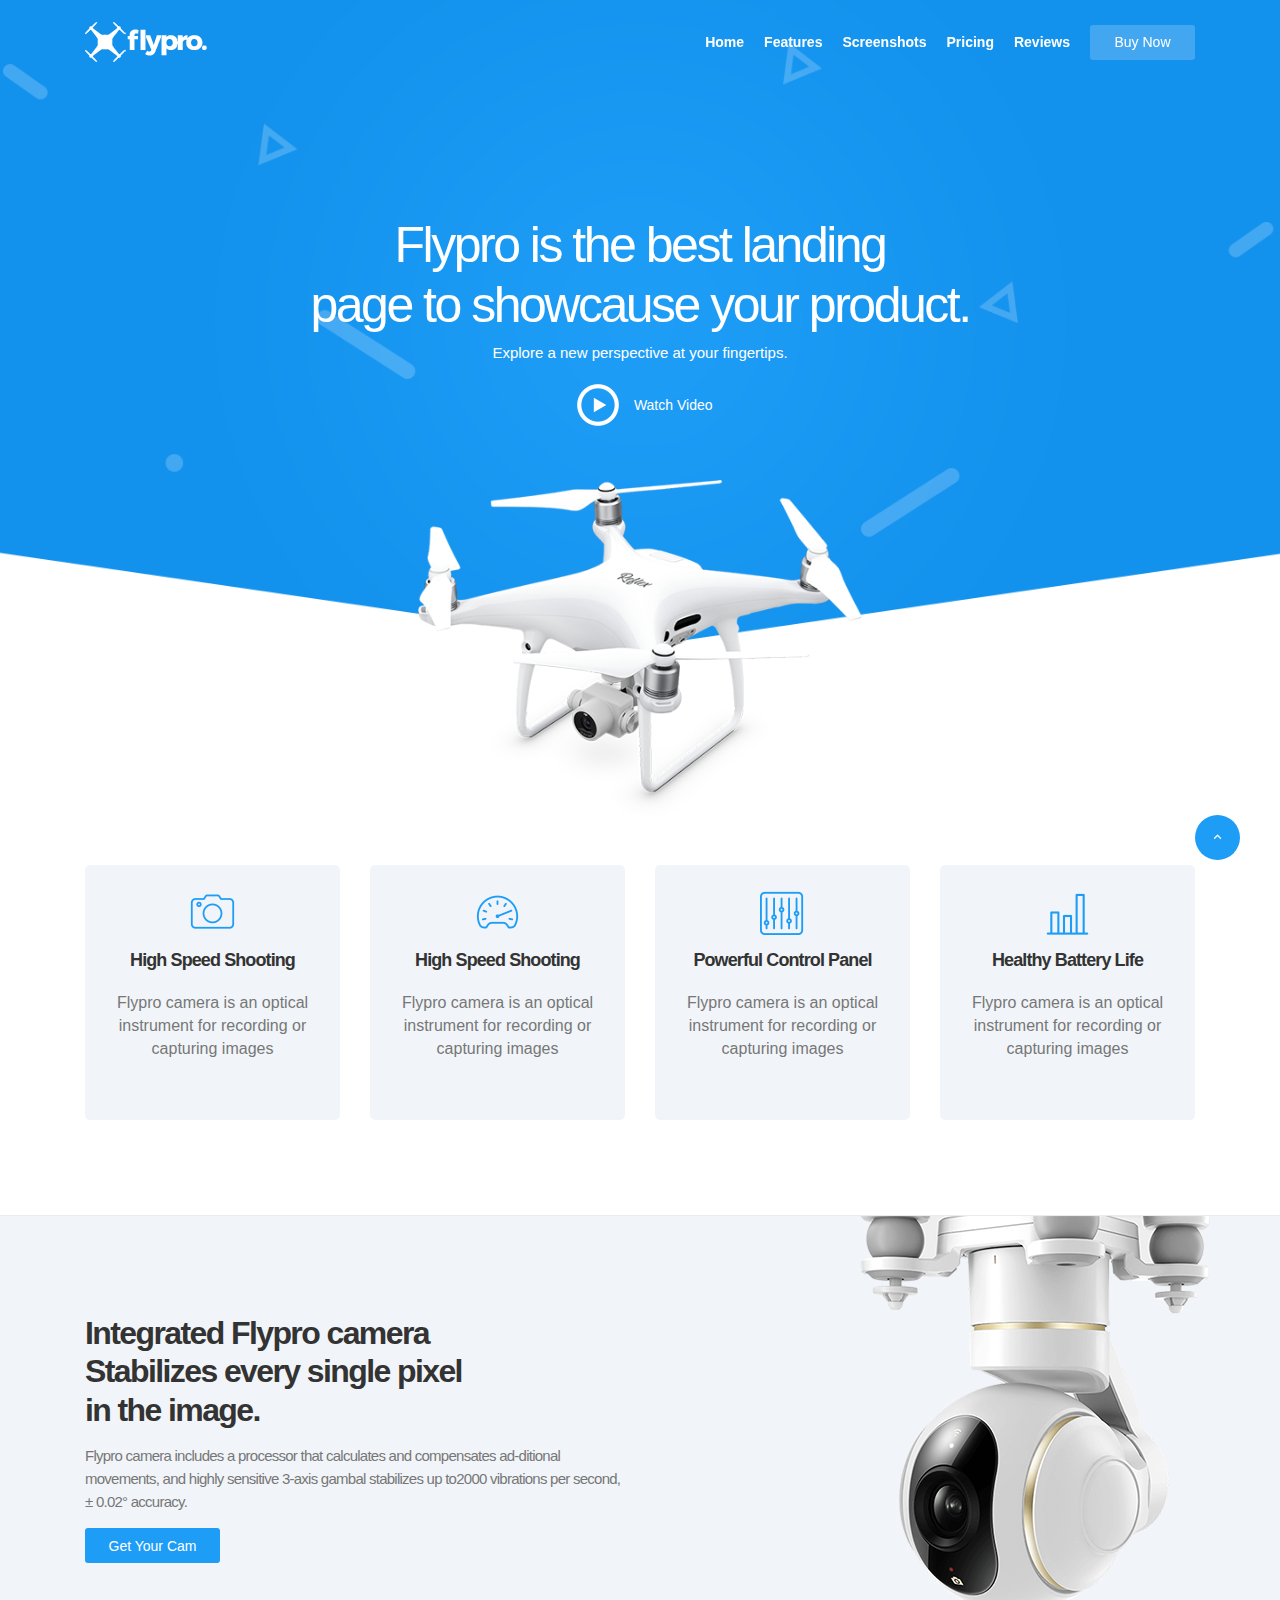
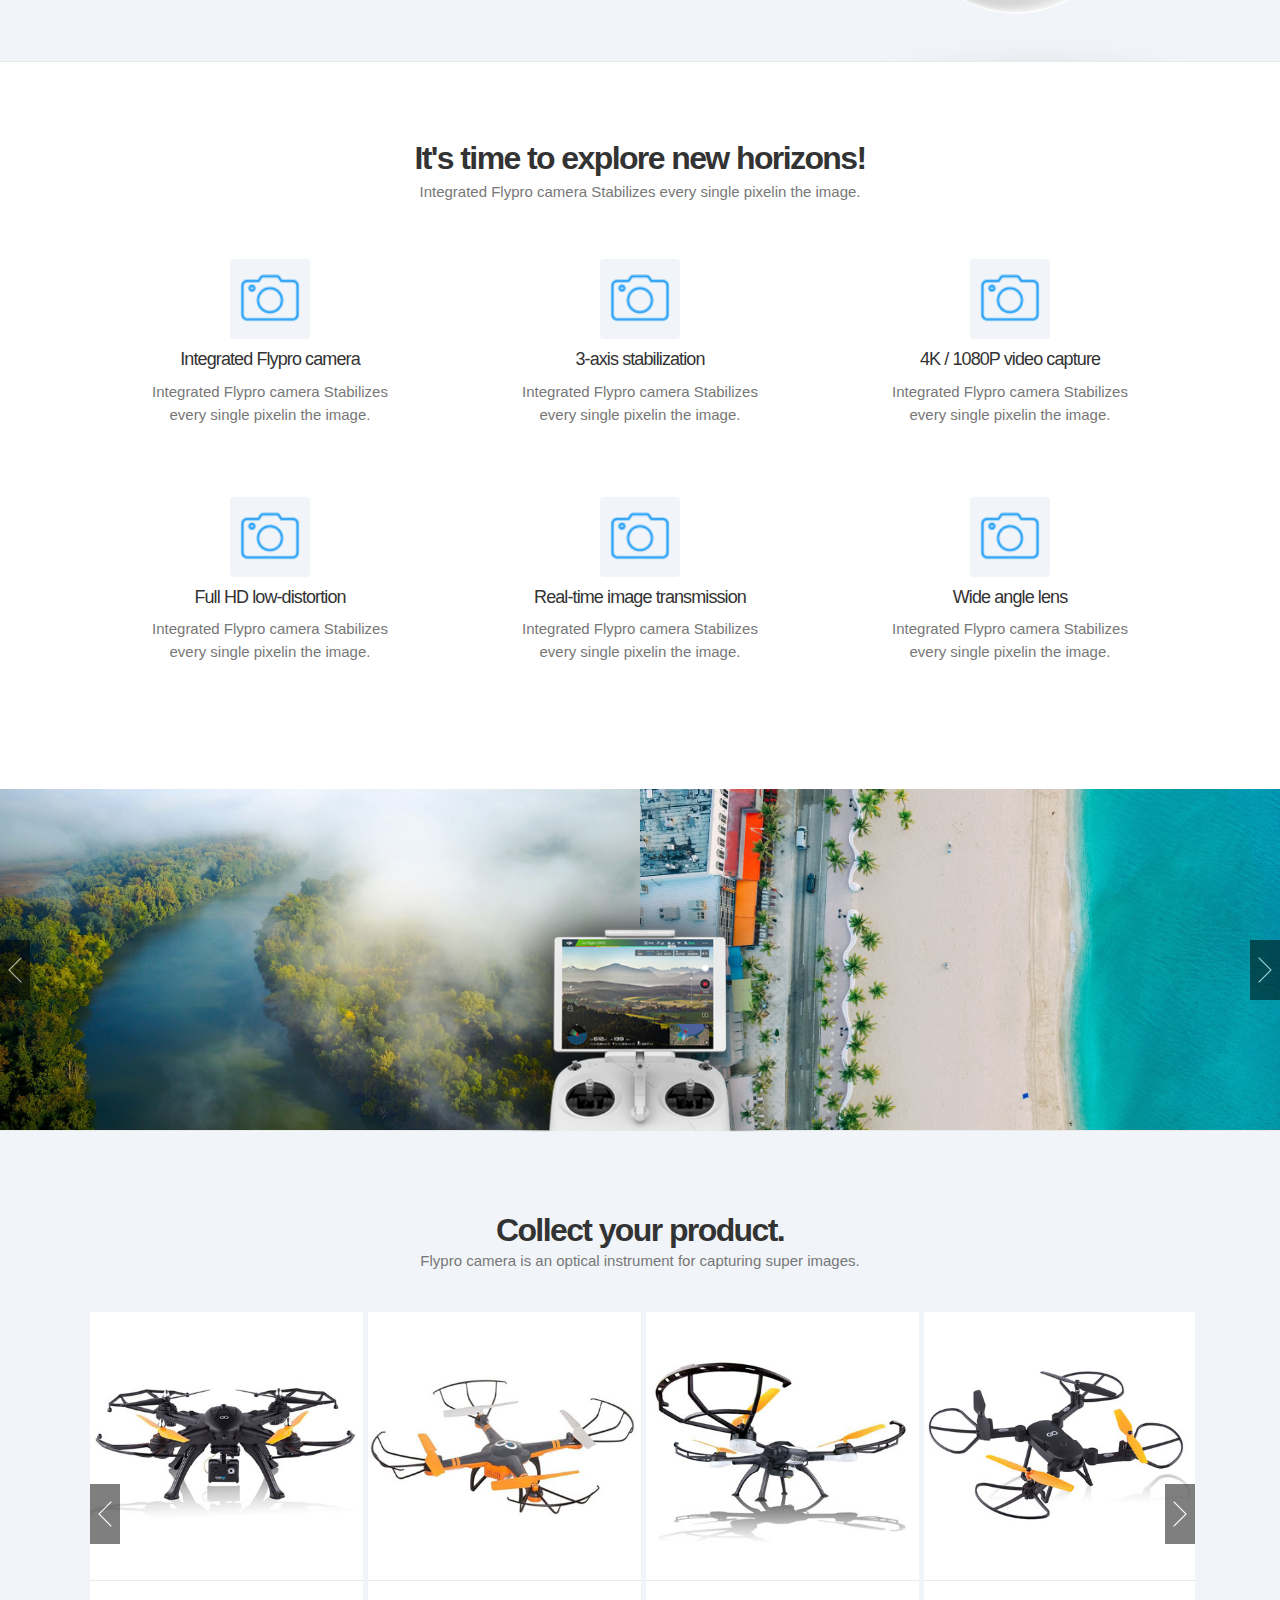
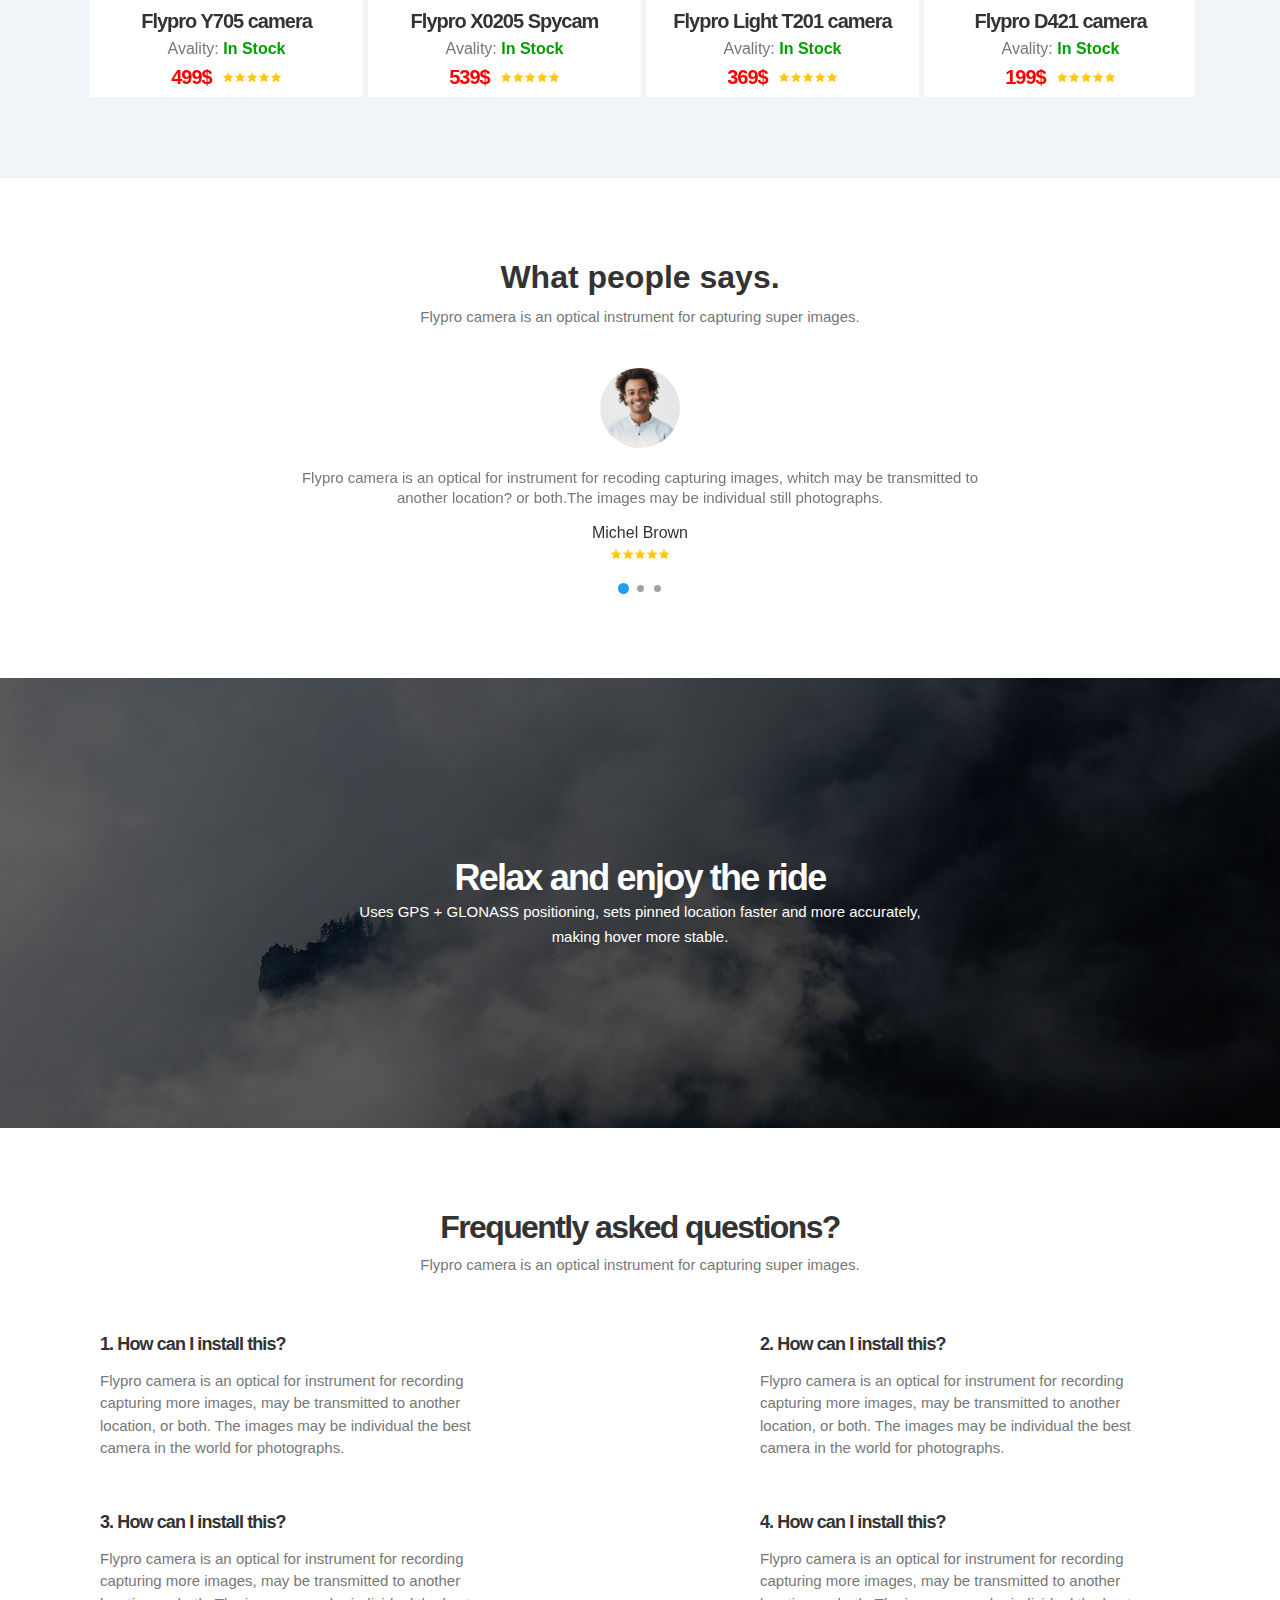
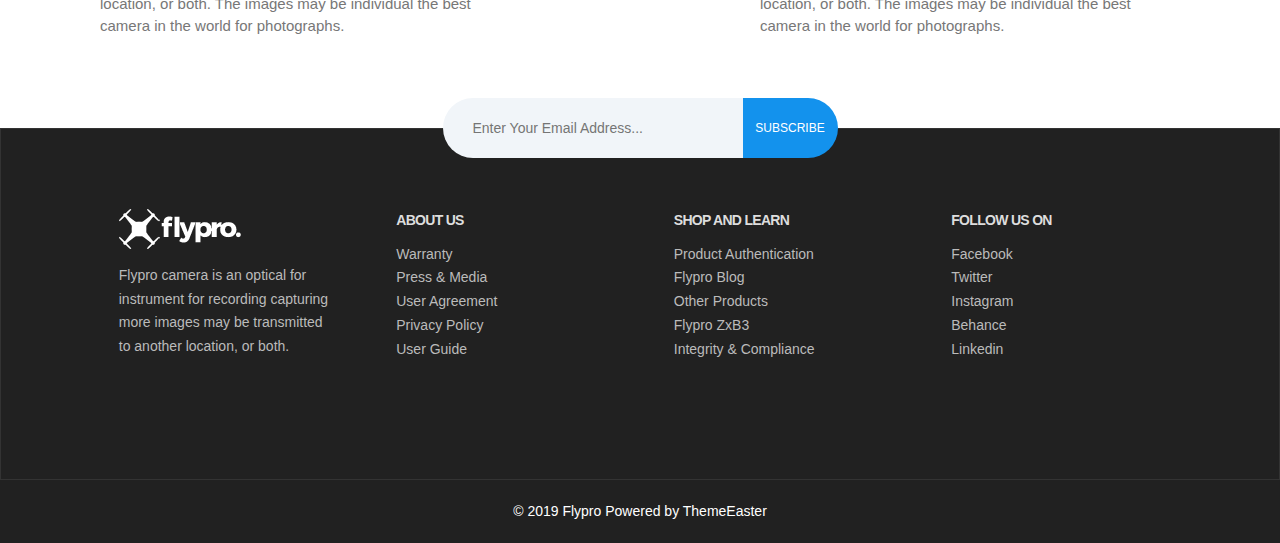
<file: html/index.html>
<!DOCTYPE html>
<html lang="en">
<head>
    <meta charset="UTF-8">
    <meta name="viewport" content="width=device-width, initial-scale=1.0">
    <title>petFlypro</title>
    <link rel="stylesheet" href="../css/style.css" /></link>
    <script src="https://code.jquery.com/jquery-3.7.1.min.js"></script>
    <script src="../js/slick.min.js"></script>
    <script src="../js/main.js"></script>
</head>
<body>
    <header id="header-true">
        <div class="conteiner">
            <div class="header" id="header-tru">
                <div class="logo">
                    <a href="#first-view"><img src="../img/logo.png" alt="Лого"></a>
                </div>
                
                <div class="menu">
                    <div class="menu-icon" id="open"><span></span></div>
                    <div class="menu-item" id="overplay">
                        <a href="#first-view">Home</a>
                        <a href="#specification">Features</a>
                        <a href="#gallery">Screenshots</a>
                        <a href="#dron-sell">Pricing</a>
                        <a href="#opinion">Reviews</a>
                    </div>
                    <a href="#dron-sell"><button> Buy Now</button></a>
                </div>

            </div> 
        </div>   
    </header>
    <!-- хедер что появляется после когда скролишь в низ -->

    <a href="#first-view">
        <div class="scroll" id="scroll-to-top">
            <div>
                <img src="../img/arrow-top.png" alt="Вверх">
            </div>
        </div>
    </a>
    <!-- то что в самом верху,  -->

    <div class="first-view" id="first-view">
        <div class="conteiner">
            <div class="first-view-block">
                <h2>Flypro is the best landing <br/> page to showcause your product.</h2>
                <h3>Explore a new perspective at your fingertips.</h3>
                <a href="https://www.youtube.com/watch?v=lBJyaIR1mlw">
                    <div class="play-button">
                        <img src="../img/play-button.png" alt="Кнопка плей">
                    </div> 
                    Watch Video
                </a>
            </div>
        </div>
    </div>
    <!-- картинка что встречает при входе, и текст поверх её -->

    <div class="conteiner">
        <div class="first-dron" >
            <img src="../img/first-dron.png" alt="Дрон">
        </div>
    </div>
    <!-- картинка дрона -->

    <div class="advantages" id="advantages">
        <div class="advantages-block">
            <img src="../img/camera.png" alt="Спидометр">
            <h2>High Speed Shooting</h2>
            <h3>Flypro camera is an optical instrument for recording or capturing images</h3>
        </div>
        <div class="advantages-block">
            <img src="../img/speedometer.png" alt="Спидометр">
            <h2>High Speed Shooting</h2>
            <h3>Flypro camera is an optical instrument for recording or capturing images</h3>
        </div>
        <div class="advantages-block">
            <img src="../img//levels.png" alt="Уровни">
            <h2>Powerful Control Panel</h2>
            <h3>Flypro camera is an optical instrument for recording or capturing images</h3>
        </div>
        <div class="advantages-block">
            <img src="../img/diagram.png" alt="Диаграмма">
            <h2>Healthy Battery Life</h2>
            <h3>Flypro camera is an optical instrument for recording or capturing images</h3>
        </div>
    </div>
    <!-- 4 блока с преимуществами -->

    <div class="picture-camera" id="picture-camera">
        <div class="picture-camera-dron">
            <div class="for-text">
                <h2>Integrated Flypro camera <br> Stabilizes every single pixel <br> in the image.</h2>
                <h3>Flypro camera includes a processor that calculates and compensates ad-ditional movements, and highly sensitive 3-axis gambal stabilizes up to2000 vibrations per second, ± 0.02° accuracy.</h3>
                <a href="#dron-sell"><button>Get Your Cam</button></a>
            </div>
            <img src="../img/dron-camera.png" alt="Камера">
        </div>
    </div>
    <!-- камера дрона -->
    
    <div class="conteiner" id="specification">
        <div class="text-block">
            <h2>It's time to explore new horizons!</h2>
            <h3>Integrated Flypro camera Stabilizes every single pixelin the image.</h3>
        </div>
        <div class="specification">
            <div class="option">
                <div class="specification-img">
                    <img src="../img/camera.png" alt="камера">
                </div>
                <h2>Integrated Flypro camera</h2>
                <h3>Integrated Flypro camera Stabilizes every single pixelin the image.</h3>
            </div>
            <div class="option">
                <div class="specification-img">
                    <img src="../img/camera.png" alt="камера">
                </div>
                <h2>3-axis stabilization</h2>
                <h3>Integrated Flypro camera Stabilizes every single pixelin the image.</h3>
            </div>
            <div class="option">
                <div class="specification-img">
                    <img src="../img/camera.png" alt="камера">
                </div>
                <h2>4K / 1080P video capture</h2>
                <h3>Integrated Flypro camera Stabilizes every single pixelin the image.</h3>
            </div>
            <div class="option">
                <div class="specification-img">
                    <img src="../img/camera.png" alt="камера">
                </div>
                <h2>Full HD low-distortion</h2>
                <h3>Integrated Flypro camera Stabilizes every single pixelin the image.</h3>
            </div>
            <div class="option">
                <div class="specification-img">
                    <img src="../img/camera.png" alt="камера">
                </div>
                <h2>Real-time image transmission</h2>
                <h3>Integrated Flypro camera Stabilizes every single pixelin the image.</h3>
            </div>
            <div class="option">
                <div class="specification-img">
                    <img src="../img/camera.png" alt="камера">
                </div>
                <h2>Wide angle lens</h2>
                <h3>Integrated Flypro camera Stabilizes every single pixelin the image.</h3>
            </div>
        </div>
    </div>
    <!-- перечисление возможностей -->

    <div class="slider-gallery" id="gallery">
        <div class="slider-item-gallery">
            <img src="../img/gallery-1.jpg" alt="">
        </div>
        <div class="slider-item-gallery">
            <img src="../img/gallery-2.jpg" alt="">
        </div>
        <div class="slider-item-gallery">
            <img src="../img/gallery-3.jpg" alt="">
        </div>
        <div class="slider-item-gallery">
            <img src="../img/gallery-4.jpg" alt="">
        </div>
        <div class="slider-item-gallery">
            <img src="../img/gallery-5.jpg" alt="">
        </div>
    </div>
    <!-- слайдер с фотками сделаными с дрона -->
    
    <div class="joystick">
        <img src="../img/joystick.png" alt="Джойстик">
    </div>
    <!-- Картинка джойстика на переднем плане слайдера -->

    <div class="dron-sell" id="dron-sell">
        <div class="conteiner">
            <div class="dron-sell-text">
                <h2>Collect your product.</h2>
                <h3>Flypro camera is an optical instrument for capturing super images.</h3>
            </div>
            <div class="slider-dron-sell">
                <div class="slider-item-dron-sell">
                    <div class="slider-item-dron-sell-img">
                        <img src="../img/pro-1.jpg" alt="">
                        <button class="button">Add to Cart</button>
                    </div>
                    <div class="slider-item-dron-sell-block">
                        <a href="#first-view"><h2>Flypro Y705 camera</h2></a>
                        <h3> Avality: <span>In Stock</span></h3>
                        <div class="block">
                            <h2>499$</h2>
                            <div class="star">
                                <img src="../img/star.png" alt="Звезда">
                                <img src="../img/star.png" alt="Звезда">
                                <img src="../img/star.png" alt="Звезда">
                                <img src="../img/star.png" alt="Звезда">
                                <img src="../img/star.png" alt="Звезда">
                            </div>
                        </div>
                    </div>
                </div>
                <div class="slider-item-dron-sell">
                    <div class="slider-item-dron-sell-img">
                        <img src="../img/pro-2.jpg" alt="">
                        <button class="button">Add to Cart</button>
                    </div>
                    <div class="slider-item-dron-sell-block">
                        <a href="#first-view"><h2>Flypro X0205 Spycam</h2></a>
                        <h3> Avality: <span>In Stock</span></h3>
                        <div class="block">
                            <h2>539$</h2>
                            <div class="star">
                                <img src="../img/star.png" alt="Звезда">
                                <img src="../img/star.png" alt="Звезда">
                                <img src="../img/star.png" alt="Звезда">
                                <img src="../img/star.png" alt="Звезда">
                                <img src="../img/star.png" alt="Звезда">
                            </div>
                        </div>
                    </div>
                </div>
                <div class="slider-item-dron-sell">
                    <div class="slider-item-dron-sell-img">
                        <img src="../img/pro-3.jpg" alt="">
                        <button class="button">Add to Cart</button>
                    </div>
                    <div class="slider-item-dron-sell-block">
                        <a href="#first-view"><h2>Flypro Light T201 camera</h2></a>
                        <h3> Avality: <span>In Stock</span></h3>
                        <div class="block">
                            <h2>369$</h2>
                            <div class="star">
                                <img src="../img/star.png" alt="Звезда">
                                <img src="../img/star.png" alt="Звезда">
                                <img src="../img/star.png" alt="Звезда">
                                <img src="../img/star.png" alt="Звезда">
                                <img src="../img/star.png" alt="Звезда">
                            </div>
                        </div>
                    </div>
                </div>
                <div class="slider-item-dron-sell">
                    <div class="slider-item-dron-sell-img">
                        <img src="../img/pro-4.jpg" alt="">
                        <button class="button">Add to Cart</button>
                    </div>
                    <div class="slider-item-dron-sell-block">
                        <a href="#first-view"><h2>Flypro D421 camera</h2></a>
                        <h3> Avality: <span>In Stock</span></h3>
                        <div class="block">
                            <h2>199$</h2>
                            <div class="star">
                                <img src="../img/star.png" alt="Звезда">
                                <img src="../img/star.png" alt="Звезда">
                                <img src="../img/star.png" alt="Звезда">
                                <img src="../img/star.png" alt="Звезда">
                                <img src="../img/star.png" alt="Звезда">
                            </div>
                        </div>
                    </div>
                </div>
                <div class="slider-item-dron-sell">
                    <div class="slider-item-dron-sell-img">
                        <img src="../img/pro-5.jpg" alt="">
                        <button class="button">Add to Cart</button>
                    </div>
                    <div class="slider-item-dron-sell-block">
                        <a href="#first-view"><h2>Flypro W820 camera</h2></a>
                        <h3> Avality: <span>In Stock</span></h3>
                        <div class="block">
                            <h2>539$</h2>
                            <div class="star">
                                <img src="../img/star.png" alt="Звезда">
                                <img src="../img/star.png" alt="Звезда">
                                <img src="../img/star.png" alt="Звезда">
                                <img src="../img/star.png" alt="Звезда">
                                <img src="../img/star.png" alt="Звезда">
                            </div>
                        </div>
                    </div>
                </div>
            </div>
        </div>
    </div>
    <!-- слайдер с моделями что можно купить -->

    <div class="opinion" id="opinion">
        <div class="conteiner">
            <div class="opinion-text">
                <h2>What people says.</h2>
                <h3>Flypro camera is an optical instrument for capturing super images.</h3>
            </div>
            <div class="slider-opinion">
                <div class="slider-item-opinion">
                    <div class="slider-item-opinion-block">
                        <img src="../img/testi-1.jpg" alt="Фото">
                        <h3>
                            Flypro camera is an optical for instrument for recoding capturing images, whitch may be transmitted to another location? or both.The images may be individual still photographs.
                        </h3>
                        <h2>
                            Michel Brown
                        </h2>
                        <div class="star">
                            <img src="../img/star.png" alt="Звезда">
                            <img src="../img/star.png" alt="Звезда">
                            <img src="../img/star.png" alt="Звезда">
                            <img src="../img/star.png" alt="Звезда">
                            <img src="../img/star.png" alt="Звезда">
                        </div>
                    </div>
                </div>
                <div class="slider-item-opinion">
                    <div class="slider-item-opinion-block">
                        <img src="../img/testi-2.jpg" alt="Фото">
                        <h3>
                            Flypro camera is an optical for instrument for recoding capturing images, whitch may be transmitted to another location? or both/ The images may be individual still photographs/
                        </h3>
                        <h2>
                            Verra Pamela
                        </h2>
                        <div class="star">
                            <img src="../img/star.png" alt="Звезда">
                            <img src="../img/star.png" alt="Звезда">
                            <img src="../img/star.png" alt="Звезда">
                            <img src="../img/star.png" alt="Звезда">
                            <img src="../img/star.png" alt="Звезда">
                        </div>
                    </div>
                </div>
                <div class="slider-item-opinion">
                    <div class="slider-item-opinion-block">
                        <img src="../img/testi-3.jpg" alt="Фото">
                        <h3>
                            Flypro camera is an optical for instrument for recoding capturing images, whitch may be transmitted to another location? or both/ The images may be individual still photographs/
                        </h3>
                        <h2>
                            Angelina Rose
                        </h2>
                        <div class="star">
                            <img src="../img/star.png" alt="Звезда">
                            <img src="../img/star.png" alt="Звезда">
                            <img src="../img/star.png" alt="Звезда">
                            <img src="../img/star.png" alt="Звезда">
                            <img src="../img/star.png" alt="Звезда">
                        </div>
                    </div>
                </div>
            </div>
        </div>
    </div>
    <!-- слайдер с отзывами -->

    <div class="relax" id="relax">
        <div class="conteiner">
            <h2>Relax and enjoy the ride</h2>
            <h3>Uses GPS + GLONASS positioning, sets pinned location faster and more accurately,
                <br>making hover more stable.</h3>
        </div>
    </div>
    <!-- слок о предложении присоедениться -->

    <div class="conteiner" id="question">
        <div class="question">
            <div class="question-text">
                <h2>Frequently asked questions?</h2>
                <h3>Flypro camera is an optical instrument for capturing super images.</h3>
            </div>
            <div class="question-main">
                <div class="question-block">
                    <h2>1. How can I install this?</h2>
                    <h3>Flypro camera is an optical for instrument for recording capturing more images, may be transmitted to another location, or both. The images may be individual the best camera in the world for photographs.</h3>
                </div>
                <div class="question-block">
                    <h2>2. How can I install this?</h2>
                    <h3>Flypro camera is an optical for instrument for recording capturing more images, may be transmitted to another location, or both. The images may be individual the best camera in the world for photographs.</h3>
                </div>
                <div class="question-block">
                    <h2>3. How can I install this?</h2>
                    <h3>Flypro camera is an optical for instrument for recording capturing more images, may be transmitted to another location, or both. The images may be individual the best camera in the world for photographs.</h3>
                </div>
                <div class="question-block">
                    <h2>4. How can I install this?</h2>
                    <h3>Flypro camera is an optical for instrument for recording capturing more images, may be transmitted to another location, or both. The images may be individual the best camera in the world for photographs.</h3>
                </div>
            </div>
        </div>
    </div>
    <!-- вопросы -->

    <div class="form" id="form">
        <div class="for-form">
            <input type="text" name="Email" placeholder="Enter Your Email Address..." >
            <a href="#first-view"><button>SUBSCRIBE</button></a>
        </div>
    </div>
    <!-- форма ввода эмейла -->

    <div class="pred-footer-color" id="footer">
        <div class="conteiner">
            <div class="pred-footer">
                <div class="pred-footer-block">
                    <div class="for-img">
                        <img src="../img/logo.png" alt="Лого">
                    </div>
                    <h3>Flypro camera is an optical for instrument for recording capturing more images may be transmitted to another location, or both.</h3>
                </div>
                <div class="pred-footer-block">
                    <h2>ABOUT US</h2>
                    <a href="#first-view"><h3>Warranty</h3></a>
                    <a href="#first-view"><h3>Press & Media</h3></a>
                    <a href="#first-view"><h3>User Agreement</h3></a>
                    <a href="#first-view"><h3>Privacy Policy</h3></a>
                    <a href="#first-view"><h3>User Guide</h3></a>
                </div>
                <div class="pred-footer-block">
                    <h2>SHOP AND LEARN</h2>
                    <a href="#first-view"><h3>Product Authentication</h3></a>
                    <a href="#first-view"><h3>Flypro Blog</h3></a>
                    <a href="#first-view"><h3>Other Products</h3></a>
                    <a href="#first-view"><h3>Flypro ZxB3</h3></a>
                    <a href="#first-view"><h3>Integrity & Compliance</h3></a>
                </div>
                <div class="pred-footer-block">
                    <h2>FOLLOW US ON</h2>
                    <a href="#first-view"><h3>Facebook</h3></a>
                    <a href="#first-view"><h3>Twitter</h3></a>
                    <a href="#first-view"><h3>Instagram</h3></a>
                    <a href="#first-view"><h3>Behance</h3></a>
                    <a href="#first-view"><h3>Linkedin</h3></a>
                </div>
            </div>
        </div>
    </div>
    <!-- часть футера -->

    <footer>
        © 2019 Flypro Powered by ThemeEaster
    </footer>
    <!-- футер -->


    <script src="https://code.jquery.com/jquery-3.7.1.min.js"></script>
    <script src="../js/slick.min.js"></script>
    <script src="../js/main.js"></script>
</body>
</html>
</file>
<file: css/style.css>
*{
    padding: 0;
    margin: 0;
    border: 0;
}
/*обнуление всех отступов и границ*/

*,*:before,*:after{
    -moz-box-sizing:border-box;
    -webkit-box-sizing: border-box;
    box-sizing: border-box;
}
/*меняет подсчет ширины блока для удобности */


:focus,:active{outline: none;}
a:focus,:active{outline: none;}
/*уераем линии обводки у некоторых браузерах */

nav, footer,header, aside{display: block;}
/* просто делаем теги блочными */

html,body{
    height: 100%;
    width: 100%;
    font-size: 100%;
    line-height: 1;
    font-size: 14px;
    -ms-text-size-adjust: 100%;
    -moz-text-size-adjust: 100%;
    -webkit-text-size-adjust: 100%;
}
/* уравниваем поведение шрифтов для разных браузеров */

input,button,textarea,h2,h3{font-family: 'Open Sans', sans-serif;}
/* просто чтобы везде был один шрифт */

input::-ms-clear{display: none;}
button{cursor: pointer;}
button::-moz-focus-inner{padding: o;border: 0;}
a, a:visited{text-decoration: none;}
a:hover{text-decoration: none;}
ul li{list-style: none;}
img{vertical-align: top;}
/* убираем особенности в разных браузерах */

h1,h2,h3,h4,h5,h6{font-size: inherit;font-weight: 400;}
/* обнуляем зоголовки */

h2{
    color: #333333;
}
h2{
    color: #777777;
}



@media (max-width: 930px){
    .picture-camera img{
        opacity:0;
    }
}
/* исчезновение камеры при малой ширине для адаптивности */

.conteiner{
    max-width: 1140px;
    width: 100%;
    padding-left: 15px;
    padding-right: 15px;
    margin: 0px auto;
} 
/* контейнер ограничивающив ширину */





header{
    position: fixed;
    width: 100%;
    z-index: 11;
}
/* Чисто хедер и его позиционирование */
.header{
    display: flex;
    justify-content: space-between;
    align-items: center;
    height: 84px;
}
/* разбиение хедера на блок логотипа и меню */
.menu{
    display: flex;
}
.menu-item{
    display: flex;
}
/* чисто чтобы меню было в строку */
.menu-item > a{
    font-size: 14px;
    color: white;
    font-weight: 600;
    font-family: sans-serif;
    margin-right: 20px;
    display: flex;
    align-items: center;
}
/* оформление меню и позиционирование элементов меню */
.menu button{
    background-color: #ffffff33;
    font-size: 14px;
    color: white;
    font-weight: 400;
    font-family: sans-serif;
    height: 35px;
    width: 105px;
    border-radius: 3px;
    transition: 0.4s;
}
/* оформление кнопки в меню и её позиционирование */
.menu button:hover{
    background-color: #54b5fa;
    transition: 0.4s;
}
/* переливание при наведении */



@media (max-width: 800px){

    .menu-icon{
        z-index: 5;
        position: absolute;
        width: 30px;
        height: 18px;
        cursor: pointer;
        display: block;
        right: 35px;
    }
    /* блок с тремя полосоками */
    .menu-icon:after,
    .menu-icon:before,
    .menu-icon span{
        background-color: white;
        left: 0;
        position: absolute;
        height: 10%;
        width: 100%;
        transition: all 0.3s ease 0s;
    }
    /* оформление трёх полосок */
    .menu-icon:after,
    .menu-icon:before{
        content: "";
    }
     /* оформление трёх полосок */
    .menu-icon:after{
        bottom: 0%;
    }
     /* оформление трёх полосок */
    .menu-icon::before{
        top: 10%;
    }
     /* оформление трёх полосок */
    .menu-icon span{
        top: 55%;
        transform: scale(1) translate(0px, -45%);
    }
     /* оформление трёх полосок */
    .menu{
        display: flex;
        width: 100%;
        position: relative;
        align-items: center;
        z-index: 2;
    }
    /* оформление блока со всем что есть вверху*/
    .menu button{
        position: absolute;
        top: -15px;
        right: 100px;
    }
    /* позиционирование кнопки */
    .menu-item{
        display: block;
        left: -120px;
        top: 34px;
        margin-left: 20px;
        position: absolute;
        background-color: white;
        color: #777;
        width: 113%;
        transition: 0.2s;
        overflow: hidden;
        height: 0px;
    }
    /* позиционирование и оформление списки ссылок*/
    .menu-item > a{
        color: #777;
        margin: 20px;
        font-weight: 400;
    }
    /* оформление текста ссылок*/
}
/* меню бургер */

@media (max-width: 400px){
    .menu-icon{
        right: 15px;
    }
    .menu button{
        position: absolute;
        top: -15px;
        right: 70px;
    }
}
@media (max-width: 350px){
    .menu-icon{
        right: 5px;
    }
    .menu button{
        position: absolute;
        top: -15px;
        right: 50px;
        width: 80px;
        height: 30px;
    }
}

.scroll{
    height: 45px;
    width: 45px;
    position: fixed;
    bottom: 40px;
    right: 40px;
    border-radius: 50%;
    background-color: #1E9DF7;
    z-index: 3; 
    display: flex;
    justify-content: center;
    align-items: center;
}
/* оформление кнопки что вверх закидывает */
.scroll:hover{
    background-color: #32a7fb;
}
/* Наведение на её */
.scroll img{
    width: 15px;
}
/* просто регулировка размера фото */





.first-view{
    background-image: url(../img/first-view.png);
    background-repeat: no-repeat;
    background-position: bottom center;
    background-size: cover;
    width: 100%;
    height: 650px;
    left: 0;
    top: 0;
    position: relative;
    z-index: 1;
    display: flex;
    align-items: center;
}
/* то что видим при входе, а именно фотка и её позиционирование, позиционирование блока что поверх фотки */
.first-view-block{
    width: 100%;
    display: flex;
    flex-direction: column;
    align-items: center;
    text-align: center;
}
/* позиционирование элементов что в блоке что поверх фотки */
.first-view-block h2,h3,a{
    color: white;
}
/* общие характеристики текстов */
.first-view-block h2{
    font-size: 50px;
    font-weight: 400;
    line-height: 1.2;
    margin: 0 0 10px;
    letter-spacing: -0.05em;
}
/* Оформление крупного текста */
@media (max-width: 800px){
    .first-view-block h2{
        font-size: 30px;
    }
}
/* чтобы нормально смотрелся с телефона */
.first-view-block h3{
    font-size: 15px;
}
/* Оформление текста поменьше */
.first-view-block a{
    font-size: 14px;
    font-family: sans-serif;
    margin: 15px 0 0 0;
    width: 145px;
    display: flex;
    justify-content: space-between;
    align-items: center;
}
/* Оформление текста ссылки и позиционирование надписи и катинки ссылки */
.play-button img{
    height: 50px;
    margin: 5px 0 5px 0;
    transition: 0.4s;
}
/* Оформление картинки в ссылке */
.play-button img:hover{
    height: 60px;
    margin: 0px 0 0px 0;
    transition: 0.4s;
}
/* Оформление анимации при навеении на картинку в ссылке */
.play-button{
    height: 60px;
    width: 60px;
}
/* блок в котором лежит картинка, существует только для hover-а */
.first-dron{
    display: flex;
    justify-content: center;
    align-items: center;
    height: 0;
    width: 100%;  
}
/* позиционирование блока с фоткой дрона */
.first-dron img{
    z-index: 2;
    width: 40%;
    height: auto;
    bottom: 0;
    animation: move 4s infinite linear;
}
/* позиционирование фотки дрона */
@keyframes move {
    0%{
        transform: translate(0,20px);
    }
    50%{
        transform: translate(0,0px);
    }
    100%{
        transform: translate(0,20px);
    }
}
/* для анимации движения дрона */
@media (width < 700px) {
    .first-dron img{
        z-index: 2;
        width: 0%;
    }
}





.advantages{
    padding: 200px 0 80px 0;
    display: flex;
    flex-direction: row;
    justify-content: center;
    flex-wrap:wrap;
    text-align: center;
}
/* блок с 4 преимуществами и его позиционирование */
@media (width < 1200px) {
    .advantages{
        max-width: 850px;
        margin: 0px auto;
    }
}
/* чтобы когда ширина уменьшаеться не было момента когда сверху 3 блока а снизу 1(некрасиво) */
.advantages-block{
    margin: 15px 15px 15px 15px;
    height: 255px;
    width: 255px;
    background-color: #f1f5f9;
    padding: 25px 10px 35px 10px;
    border-radius: 2%;
    transition: 0.4s;
}
/* блок преимущества с его характеристиками */
.advantages-block:hover{
    transform: scale(1.1);
    transition: 0.4s;
}
/* анимация при наведении на блок преимущества */
.advantages h2{
    color: #333333;
    margin: 10px 0 5px 0;
    font-weight: 600;
    line-height: 1.7;
    letter-spacing: -0.05em;
    font-size: 18px;
}
/* крупный текст внутри блока с преимуществами */
.advantages h3{
    margin: 15px 0 5px 0;
    font-size: 16px;
    line-height: 23px;
    color: #777;
    font-weight: 400;
}
/* мелкий текст внутри блока с преимуществами */






.picture-camera{
    width: 100%;
    border-bottom: 1px solid #eaeaea;
    border-top: 1px solid #eaeaea;
    background-color: #f1f5f9;
    overflow: hidden;
    
}
/* обормление и позиционирование блока с камерой дрона */
.picture-camera-dron{
    max-width: 1140px;
    height: 445px;
    padding-left: 15px;
    padding-right: 15px;
    margin: 0px auto;
    position: relative;
    display: flex;
    align-items: center;
}
/* кастыль для того чтобы камеры при position: absolute; позиционировалась как в контейнере */
.picture-camera img{
    position: absolute;
    top: 0;
    right: 0;
}
/* позиционирование камеры */
.for-text{
    width: 540px;   
}
/* просто чтобы блок с текстом позиционировался как хочу */
.for-text h2{
    margin: 0 0 15px 0;
    font-size: 32px;
    line-height: 1.2;
    color: #333333;
    font-weight: 600;
    letter-spacing: -0.05em;
}
/* оформление крупного текста */
.for-text h3{
    margin: 0 0 15px 0;
    font-size: 15px;
    line-height: 23px;
    color: #777777;
    font-weight: 400;
    letter-spacing: -0.05em;
}
/* оформление мелкого текста */
.for-text button{
    background-color: #1E9DF7;
    font-size: 14px;
    color: white;
    font-weight: 400;
    height: 35px;
    width: 135px;
    border-radius: 3px;
    transition: 0.4s;
}
/* оформление кнопки */
.for-text button:hover{
    background-color: #39abfd;
    transition: 0.4s;
}





/* переливание при наведении */
.text-block{
    padding: 80px 0 0 0;
    text-align: center;
    margin-bottom: 35px;
}
/* Оформление  блока с текстом перед возможностями */
.text-block h2{
    font-size: 32px;
    color: #333333;
    font-family: 'Open Sans', sans-serif;
    font-weight: 600;
    letter-spacing: -0.05em;
    margin-bottom: 10px;
}
/* Оформление текста перед возможностями */
.text-block h3{
    color: #777777;
    font-size: 15px;
}
/* Оформление текста перед возможностями */
.specification{
    min-height: 555px;
    padding: 0 0 80px 0;
    text-align: center;
    display: flex;
    flex-wrap: wrap;
    justify-content: space-around;
}
/* позиционирование блока возможностей */
.specification > .option{
    width: 310px;
    height: 230px;
    padding: 20px;
}
/* параметры возможности по отдельности */
.specification > .option > h2{
    font-family: 'Open Sans', sans-serif;
    font-weight: 400;
    line-height: 1.7;
    color: #333;
    letter-spacing: -0.05em;
    font-size: 18px;
    margin: 0 0 5px 0;
}
/* текст внутри блока возможности */
.specification > .option > h3{
    font-size: 15px;
    color: #777777;
    font-weight: 400;
    line-height: 23px;
}
/* текст внутри блока возможности */
.specification-img{
    display: flex;
    align-items: center;
    justify-content: center;
    width: 100%;
    height: 90px;
}
/* оформление блока с блоком фотки */
.specification-img > img{
    padding: 10px;
    height: 80px;
    background: #F1F5F9;
    color: black;
    border-radius: 5%;
    transition: 0.4s;
}
/* оформление блока фотки */
.specification-img img:hover{
    transform: scale(1.15);
    transition: 0.4s;
}
/* чисто для наведения */





.slick-list {
    overflow: hidden;
}
/* убираем переполнение у слайдеров */
.slick-track{
    display: flex;
}
/* позиционируем слайды в ряд */
.slider-gallery{
    position: relative;
    /* border: #777 1px solid; */
}
/* позиционирование (вроде для кнопок)  слайдер с фотками с дрона*/
.slider-gallery .slick-arrow{
    position: absolute;
    top: 50%;
    margin-top: -20px;
    z-index: 10;
    font-size: 0;
    width: 30px;
    height: 60px;
    opacity: 0.6;
    transition: 0.4s;
}
.slider-gallery .slick-arrow:hover{
    opacity: 1;
    transition: 0.4s;
}
/* позиционирование и оформление кнопок слайдер с фотками с дрона*/
.slider-gallery .slick-arrow.slick-prev{
    left: 0;
    background: url(../img/prev.png) 0 0 / 100% no-repeat;
}
/* оформление левой кнопки переключения слайдера слайдер с фотками с дрона*/
.slider-gallery .slick-arrow.slick-next{
    right: 0;
    background: url(../img/next.png) 0 0 / 100% no-repeat;
}
/* оформление правой кнопки переключения слайдера слайдер с фотками с дрона*/
.slider-item-gallery{
    width: 50%;
}
/* настраиваем адаптивность размеров слайдер с фотками с дрона*/
.slider-item-gallery img{
    width: 100%;
    height: auto;
}
/* настраиваем адаптивность размеров слайдер с фотками с дрона */





.joystick{
    width: 100%;
    position: relative;
    display: flex;
    justify-content: center;
}
/* настройка блока с картинкой джойстика на переднем плане слайдера */
.joystick img{
    width: 28%;
    height: auto;
    position: absolute;
    bottom: -1px;
}
/* настройка картинки джойстика на переднем плане слайдера */
@media (max-width: 1100px){
    .joystick img{
        width: 35%;
    }
}
/* убирание на мелких дисплеях картинки джойстика на переднем плане слайдера */





.dron-sell{
    width: 100%;
    background-color: #F1F5F9;
    border-bottom: 1px solid #eaeaea;
    border-top: 1px solid #eaeaea;
    padding: 80px 0 80px 0;
    text-align: center;
}
/* оформление всего блока слайдер продажи дронов */
.dron-sell-text{
    margin-bottom: 40px;
}
/* отктуп от текста до слайдера слайдер продажи дронов*/
.dron-sell-text > h2{
    font-family: 'Open Sans', sans-serif;
    font-weight: 600;
    line-height: 1.4;
    color: #333333;
    line-height: 1.2;
    letter-spacing: -.05em;
    font-size: 32px;
}
/* оформление жирного текста слайдер продажи дронов*/
.dron-sell-text > h3{
    font-family: 'Open Sans', sans-serif;
    font-weight: 300;
    color: #777777;
    line-height: 22px;
    font-size: 15px;
    margin-bottom: 15px;
}
/* оформление тусклого текста слайдер продажи дронов*/
.slider-dron-sell{
    position: relative;
}
@media(width < 1140px){
    .slider-dron-sell{
        width: 550px;
        margin: 0 auto;
    }
}
@media(width < 560px){
    .slider-dron-sell{
        width: 273px;
        margin: 0 auto;
    }
}
/* позиционирование (вроде для кнопок)  слайдер продажи дронов*/
.slider-dron-sell .slick-arrow{
    position: absolute;
    top: 50%;
    margin-top: -20px;
    z-index: 10;
    font-size: 0;
    width: 30px;
    height: 60px;
    opacity: 0.6;
    transition: 0.4s;
}
/* оформление стрелок переключателей слайдер продажи дронов*/
.slider-dron-sell .slick-arrow:hover{
    opacity: 1;
    transition: 0.4s;
}
/* оформление стрелок переключателей после наведения слайдер продажи дронов*/
.slider-dron-sell .slick-arrow.slick-prev{
    left: 5px;
    background: url(../img/prev.png) 0 0 / 100% no-repeat;
}
/* оформление левой кнопки переключения слайдера слайдер продажи дронов*/
.slider-dron-sell .slick-arrow.slick-next{
    right: 0;
    background: url(../img/next.png) 0 0 / 100% no-repeat;
}
/* оформление правой кнопки переключения слайдера слайдер продажи дронов*/
.slider-item-dron-sell{
    background-color: white;
    margin-left: 5px;
    overflow: hidden;
}
/* оформление блока слайдера слайдер продажи дронов*/
.slider-item-dron-sell-img{
    width: 268px;
    height: 268px;
    overflow: hidden;
}
/* оформление блока с картинкой слайдер продажи дронов*/
.slider-item-dron-sell-img button{
    background-color: #1E9DF7;
    font-size: 14px;
    color: white;
    font-weight: 400;
    height: 35px;
    width: 135px;
    border-radius: 3px;
    transition: 0.4s;
    opacity: 0;
}
/* задаю начальные свойства кнопки что появляеться при наведении слайдер продажи дронов*/
.slider-item-dron-sell img{
    width: 268px;
    transition: 0.4s;
}
/* начальные свойства картинки слайдер продажи дронов*/
.slider-item-dron-sell-img:hover img{
    width: 298px;
    transform: translate(-15px,-15px);
    transition: 0.4s;
}
/* после наведения на картинку  слайдер продажи дронов*/
.slider-item-dron-sell-img:hover button{
    opacity: 1;
    transform: translate(0,-100px);
}
/*  после наведения на картинку слайдер продажи дронов*/
.slider-item-dron-sell-block{
    border-top: 1px solid #eaeaea;
}
/* блок с текстом ниже картинки слайдер продажи дронов*/
.slider-item-dron-sell-block  h2{
    color: #333333;
    font-size: 20px;
    font-family: 'Open Sans', sans-serif;
    font-weight: 600;
    margin-top: 30px;
    margin-bottom: 10px;
    letter-spacing: -0.05em;
}
/* жирный текст блок с текстом ниже картинки слайдер продажи дронов*/
.slider-item-dron-sell-block h2:hover{
    color: #0f86dc;
    transition: 0.4s;
}
/* после наведения слайдер продажи дронов*/
.slider-item-dron-sell-block  h3{
    color: #777777;
    font-size: 16px;
    font-family: 'Open Sans', sans-serif;
    font-weight: 400;
}
/* тусклый текст блок с текстом ниже картинки  слайдер продажи дронов*/
.slider-item-dron-sell-block  h3 span{
    color: rgb(0, 159, 0);
    font-size: 16px;
    font-family: 'Open Sans', sans-serif;
    font-weight: 600;
}
/* тот текст что правее тусклого блок с текстом ниже картинки  слайдер продажи дронов*/
.slider-item-dron-sell-block .block h2{
    color: red;
    margin-top: 10px;
    margin-right: 10px;
}
/* текст внутри  слайдер продажи дронов*/
.slider-item-dron-sell-block .block{
    display: flex;
    align-items: center;
    justify-content: center;
}
/* блок для того чтобы звезды не поплыли слайдер продажи дронов*/
.slider-item-dron-sell-block .star img{
    height: 12px;
    width: auto;
}
/* блок для того чтобы звезды не поплыли слайдер продажи дронов*/
.slider-item-dron-sell-block .star{
    display: flex;
}




.opinion{
    min-height: 500px;
    text-align: center;
    padding: 80px 0 80px 0;
}
/* настройка блока слайдер продажи дронов*/
.opinion-text{
    margin-bottom: 40px;
}
/* настройка блока с текстов слайдер продажи дронов */
.opinion-text > h2{
    font-family: 'Open Sans', sans-serif;
    font-weight: 600;
    color: #333333;
    line-height: 1.2;
    font-size: 32px;
    margin-bottom: 10px;
}
/* темный текст слайдер продажи дронов*/
.opinion-text > h3{
    font-family: 'Open Sans', sans-serif;
    font-weight: 300;
    color: #777777;
    line-height: 22px;
    font-size: 15px;
    margin-bottom: 15px;
}
/* светлый текст слайдер продажи дронов*/
.slider-opinion{
    position: relative;
}
/* позиционирование (вроде для кнопок)  слайдер с фотками с дрона*/
.slider-opinion .slick-dots{
    display: flex;
    align-items: center;
    justify-content: center;
}
/* позиционироваине кнопок переключения срайдера */
.slider-opinion .slick-dots li{
    list-style: none;
}
/* настройка кнопи переключения срайдера как списка  */
.slider-opinion .slick-dots button{
    font-size: 0;
    width: 7px;
    height: 7px;
    background-color: #a1a1a1;
    border-radius: 50%;
    margin: 5px;
    transition: 0.4s;
    display: flex;
    align-items: center;
    justify-content: center;
}
/* настройка всех кнопой переключения срайдера */
.slider-opinion .slick-active button{
    background-color: #1E9DF7;
    width: 11px;
    height: 11px;
    margin: 3px;
    transition: 0.4s;
}
/* настройка кнопи переключения срайдера, именно активной */
.slider-item-opinion{
    width: 100%;
}
/* настраиваем адаптивность размеров слайдера */
.slider-item-opinion-block{
    display: flex;
    flex-direction: column;
    align-items: center;
}
/* настраиваем адаптивность размеров слайда*/
.slider-item-opinion img{
    height: 80px;
    border-radius: 50%;
    margin-bottom: 20px;
}
/* настраиваем картинку  */
.slider-item-opinion h3{
    font-size: 15px;
    color: #777777;
    font-family: 'Open Sans', sans-serif;
    margin-bottom: 15px;
    line-height: 20px;
    width: 65%;
}
/* настройка тусклогго тескста внутри слайда */
.slider-item-opinion h2{
    font-size: 16px;
    color: #333333;
    font-family: 'Open Sans', sans-serif;
    margin-bottom: 5px;
    line-height: 20px;
    width: 65%;
}
/* настройка темного текста внутри слайда */
.slider-item-opinion .star img{
    height: 12px;
    width: auto;
}
/* настройка звездочек внутри слайда */
.slider-item-opinion .star {
    display: flex;
}





.relax{
    height: 450px;
    width: 100%;
    background-image:url(../img/realx.jpg);
    background-repeat: no-repeat;
    background-position: bottom center;
    background-size: cover;
    text-align: center;
    display: flex;
    align-items: center;
}
/* Оформление блока о предложении присоеденится */
.relax h2{
    font-family: 'Open Sans', sans-serif;
    font-weight: 600;
    line-height: 1.2;
    color: #FFFFFF;
    letter-spacing: -0.05em;
    font-size: 36px;
}
/* Текст внутри блока о предложении присоеденится */
.relax h3{
    font-family: 'Open Sans', sans-serif;
    font-weight: 400;
    line-height: 1.7;
    color: #FFFFFF;
    font-size: 15px;
}
/* Текст внутри блока о предложении присоеденится */





.question{
    padding: 80px 0 50px 0;
    width: 100%;
    min-height: 600px;
}
/* оформление блока с вопросами */
.question-text{
    margin-bottom: 40px;
    text-align: center;
}
/* оформление верхнего текста в блоке с вопросами  */
.question-text > h2{
    font-family: 'Open Sans', sans-serif;
    font-weight: 600;
    line-height: 1.2;
    color: #333333;
    letter-spacing: -0.05em;
    font-size: 32px;
    margin-bottom: 10px;
}
/* оформление верхнего текста в блоке с вопросами  */
.question-text > h3{
    font-family: 'Open Sans', sans-serif;
    font-weight: 400;
    line-height: 1.2;
    color: #777777;
    font-size: 15px;
}
/* оформление верхнего текста в блоке с вопросами  */
.question-main{
    display: flex;
    justify-content: space-between;
    flex-wrap: wrap;
}
/* позиционирование блоков с вопросами */
.question-block{
    width: 450px;
    height: 178px;
    padding: 15px;
}
/* оформление блоков с вопросами */
@media (max-width: 950px){
    .question-block{
        width: 100%;
    }
}
/* изза flex-direction блоки некрасиво стоят*/
.question-block > h2{
    font-family: 'Open Sans', sans-serif;
    font-weight: 600;
    line-height: 1.7;
    color: #333333;
    letter-spacing: -0.05em;
    font-size: 18px;
    margin-bottom: 10px;
}
/* текст блока с вопросами */
.question-block > h3{
    font-family: 'Open Sans', sans-serif;
    font-weight: 400;
    line-height: 1.5;
    color: #777777;
    font-size: 15px;
}
/* текст блока с вопросами */





.form{
    width: 100%;
    display: flex;
    justify-content: center;
    position: relative;
}
/* контейнер для нужного рассположения формы, по центру */
.for-form {
    display: flex;
    justify-content: center;
    position: absolute;
    top: -30px;
    width: 399px;
}
/* контейнер для нужного рассположения формы, по центру */
.for-form > input{
    width: 300px;
    height: 60px;
    background-color: #F1F5F9;
    border-radius: 60px 0 0 60px;
    padding-left: 30px;
    color: #777;
    font-size: 14px;
    line-height: 60px;
}
/* Настройка ввода эмейла */
.for-form button{
    width: 95px;
    height: 60px;
    background-color: #1392ed;
    border-radius: 0 60px 60px 0;
    color: #ffffff;
    font-size: 12px;
    font-weight: 400;
    margin: 0;
    transition: 0.4s;
}
/* настройка кнопки около ввода эмейла */

@media (max-width: 800px){
    .for-form {
        width: 285px;
    }
    .for-form > input{
        width: 220px;
        height: 50px;
        font-size: 12px;
    }
    .for-form button{
        width: 65px;
        height: 50px;
        font-size: 10px;
    }
}
.for-form button:hover{
    background-color: #319cea;
    transition: 0.4s;
}
/* перелевание при наведении */





.pred-footer-color{
    background-color: #212121;
    border: #333333 solid 1px;
}
/* Цвет футера */
.pred-footer{
    width: 100%;
    min-height: 350px;
    display: flex;
    flex-wrap: wrap;
    justify-content: space-around;
    padding: 80px 0 80px 0;
}
/* настроики позиционирования и размеров футера */
.pred-footer-block{
    width: 240px;
    height: 185px;
    padding: 0 15px 0 15px;
}
/* настройки размеров блоков внутри футера */
.pred-footer-block > h2{
    color: #DDDDDD;
    font-size: 14px;
    font-family: 'Open Sans', sans-serif;
    font-weight: 600;
    margin-bottom: 10px;
    line-height: 1.7;
    letter-spacing: -0.05em;
}
/* большой текст внутри блоков что внутри футора */
.pred-footer-block  h3{
    color: #BBBBBB;
    font-size: 14px;
    font-family: 'Open Sans', sans-serif;
    font-weight: 400;
    line-height: 1.7;
}
/* маленький текст внутри блоков что внутри футора */
.pred-footer-block > .for-img{
    margin-bottom: 15px;
}
/* лого что в футере */
@media (width < 1200px) {
    .pred-footer{
        max-width: 700px;
        margin: 0px auto;
    }
}
/* чтобы когда ширина уменьшаеться не было момента когда сверху 3 блока а снизу 1(некрасиво) */





footer{
    display: flex;
    align-items: center;
    justify-content: center;
    background-color: #212121;
    width: 100%;
    height: 63px;
    color: #FFFFFF;
    font-size: 14px;
    font-family: 'Open Sans', sans-serif;
    font-weight: 400;
}
/* настроики позиционирования и размеров футера */
</file>
